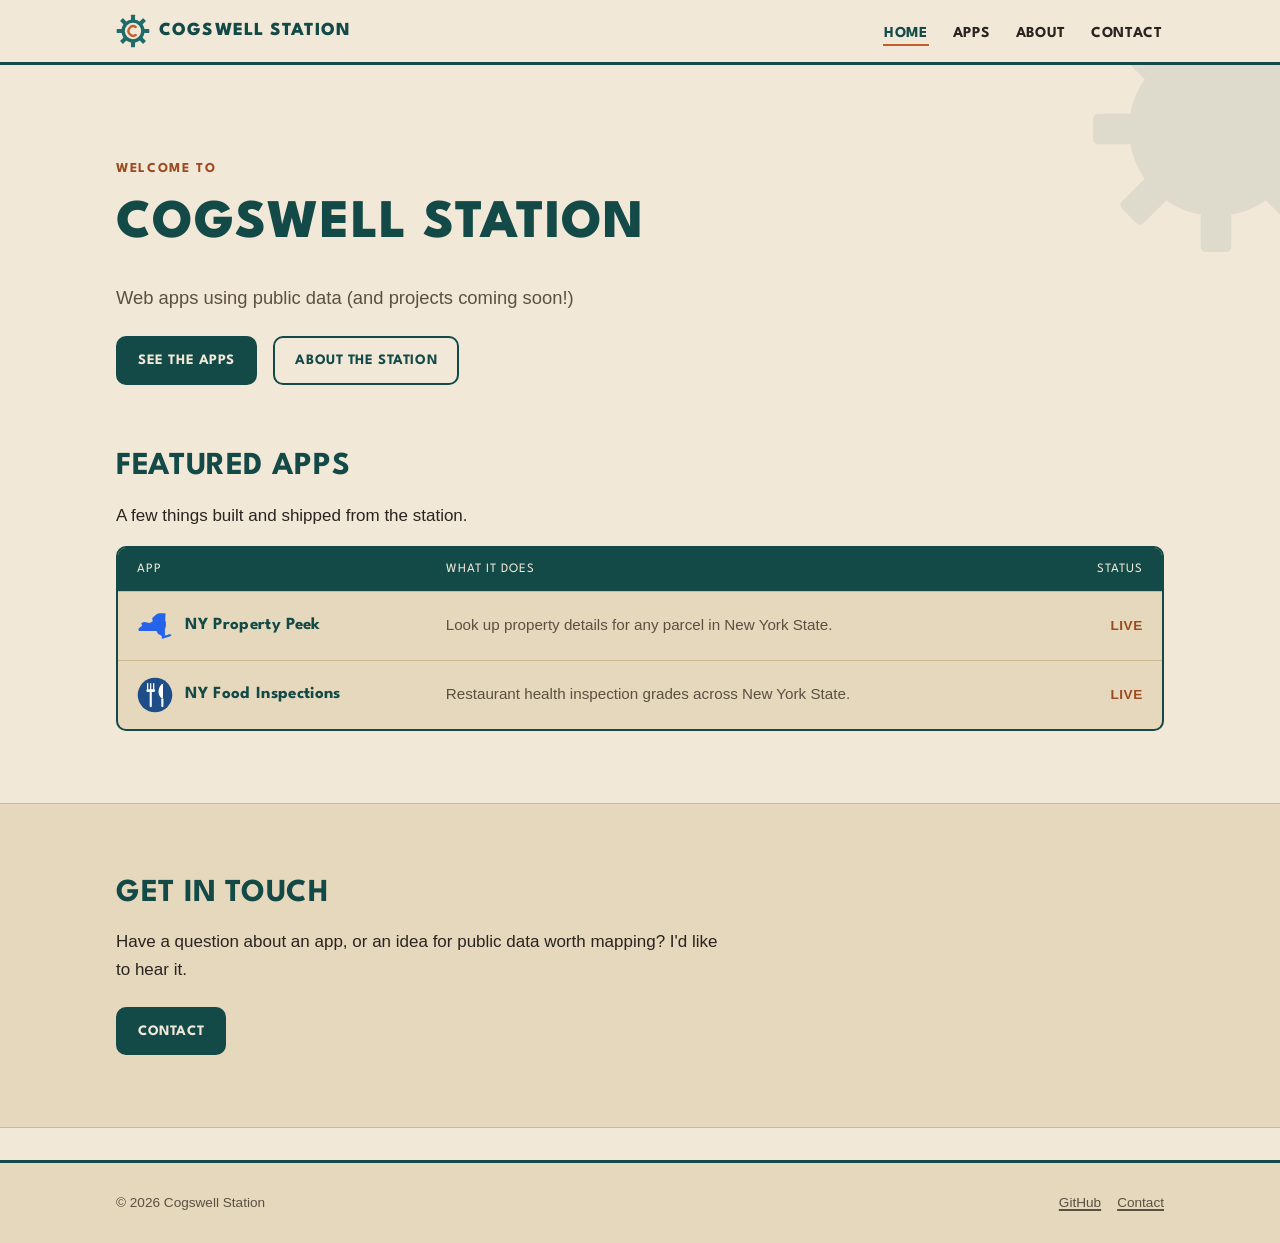
<file: index.html>
<!DOCTYPE html>
<html lang="en">
<head>
  <meta charset="UTF-8">
  <meta name="viewport" content="width=device-width, initial-scale=1.0">
  <title>Cogswell Station</title>
  <meta name="description" content="Web apps using public data, including NY Property Peek and NY Food Inspections.">
  <meta property="og:type" content="website">
  <meta property="og:site_name" content="Cogswell Station">
  <meta property="og:title" content="Cogswell Station">
  <meta property="og:description" content="Web apps using public data, including NY Property Peek and NY Food Inspections.">
  <meta property="og:url" content="https://cogswellstation.github.io/">
  <meta property="og:image" content="https://cogswellstation.github.io/assets/img/og-image.png">
  <meta property="og:image:width" content="1200">
  <meta property="og:image:height" content="630">
  <meta property="og:image:alt" content="Cogswell Station: web apps using public data, featuring NY Property Peek and NY Food Inspections.">
  <meta name="twitter:card" content="summary_large_image">
  <link rel="icon" href="assets/img/favicon.svg" type="image/svg+xml">
  <link rel="preconnect" href="https://fonts.googleapis.com">
  <link rel="preconnect" href="https://fonts.gstatic.com" crossorigin>
  <link href="https://fonts.googleapis.com/css2?family=League+Spartan:wght@500;700;800&display=swap" rel="stylesheet">
  <link rel="stylesheet" href="assets/css/style.css">
</head>
<body>
  <a class="skip-link" href="#main">Skip to content</a>

  <header class="site-header">
    <div class="container site-header__bar">
      <a class="brand" href="index.html">
        <img class="brand__mark" src="assets/img/favicon.svg" alt="" width="34" height="34">
        <span class="brand__name">Cogswell Station</span>
      </a>
      <nav class="site-nav" aria-label="Primary">
        <ul>
          <li><a href="index.html" aria-current="page">Home</a></li>
          <li><a href="apps/index.html">Apps</a></li>
          <li><a href="about.html">About</a></li>
          <li><a href="contact.html">Contact</a></li>
        </ul>
      </nav>
    </div>
  </header>

  <main id="main">
    <section class="hero">
      <svg class="hero__gear" viewBox="0 0 100 100" aria-hidden="true" focusable="false">
        <g fill="currentColor">
          <circle cx="50" cy="50" r="34"/>
          <rect x="44" y="2" width="12" height="16" rx="2"/>
          <rect x="44" y="82" width="12" height="16" rx="2"/>
          <rect x="2" y="44" width="16" height="12" rx="2"/>
          <rect x="82" y="44" width="16" height="12" rx="2"/>
          <rect x="44" y="2" width="12" height="16" rx="2" transform="rotate(45 50 50)"/>
          <rect x="44" y="82" width="12" height="16" rx="2" transform="rotate(45 50 50)"/>
          <rect x="2" y="44" width="16" height="12" rx="2" transform="rotate(45 50 50)"/>
          <rect x="82" y="44" width="16" height="12" rx="2" transform="rotate(45 50 50)"/>
        </g>
      </svg>
      <div class="container hero__inner">
        <span class="hero__eyebrow">Welcome to</span>
        <h1>Cogswell Station</h1>
        <p>Web apps using public data (and projects coming soon!)</p>
        <div class="btn-row">
          <a class="btn btn--primary" href="apps/index.html">See the apps</a>
          <a class="btn" href="about.html">About the station</a>
        </div>
      </div>
    </section>

    <section class="section">
      <div class="container">
        <h2>Featured apps</h2>
        <p>A few things built and shipped from the station.</p>

        <div class="board" role="table" aria-label="Featured apps">
          <div class="board__head" role="row">
            <span role="columnheader">App</span>
            <span role="columnheader">What it does</span>
            <span role="columnheader">Status</span>
          </div>

          <a class="board__row" href="apps/ny-property-peek.html" role="row">
            <span class="board__name" role="cell"><img class="board__icon" src="assets/img/apps/ny-property-peek-icon.svg" width="36" height="36" alt="">NY Property Peek</span>
            <span class="board__desc" role="cell">Look up property details for any parcel in New York State.</span>
            <span class="board__status" role="cell">Live</span>
          </a>
          <a class="board__row" href="apps/ny-food-inspections.html" role="row">
            <span class="board__name" role="cell"><img class="board__icon" src="assets/img/apps/ny-food-inspections-icon.svg" width="36" height="36" alt="">NY Food Inspections</span>
            <span class="board__desc" role="cell">Restaurant health inspection grades across New York State.</span>
            <span class="board__status" role="cell">Live</span>
          </a>
        </div>
      </div>
    </section>

    <section class="section section--alt">
      <div class="container">
        <h2>Get in touch</h2>
        <p>Have a question about an app, or an idea for public data worth mapping? I'd like to hear it.</p>
        <div class="btn-row">
          <a class="btn btn--primary" href="contact.html">Contact</a>
        </div>
      </div>
    </section>
  </main>

  <footer class="site-footer">
    <div class="container site-footer__inner">
      <span>&copy; 2026 Cogswell Station</span>
      <ul class="footer-links">
        <li><a href="https://github.com/CogswellStation">GitHub</a></li>
        <li><a href="contact.html">Contact</a></li>
      </ul>
    </div>
  </footer>
</body>
</html>
</file>
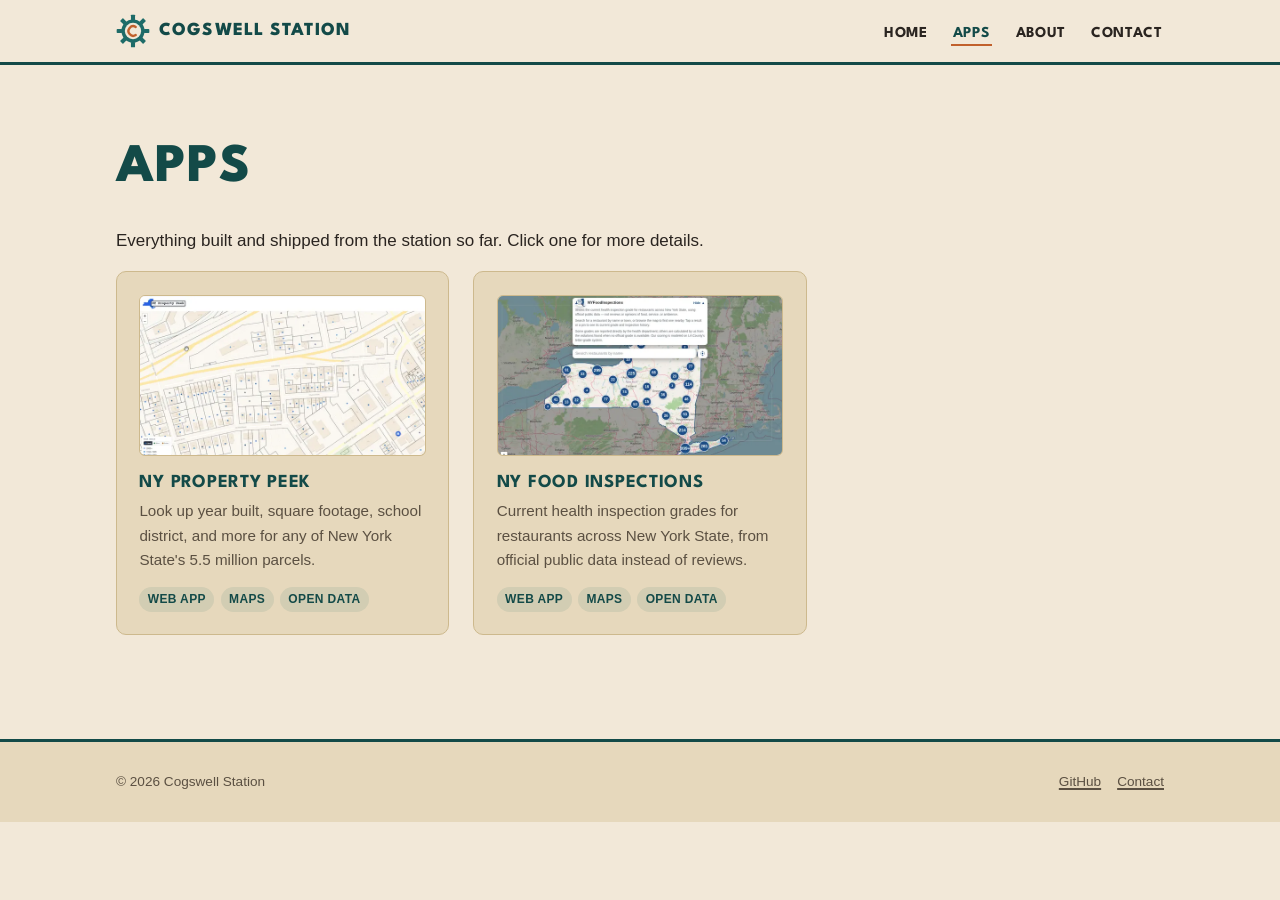
<file: apps/index.html>
<!DOCTYPE html>
<html lang="en">
<head>
  <meta charset="UTF-8">
  <meta name="viewport" content="width=device-width, initial-scale=1.0">
  <title>Apps · Cogswell Station</title>
  <meta name="description" content="Web apps built at Cogswell Station.">
  <meta property="og:type" content="website">
  <meta property="og:site_name" content="Cogswell Station">
  <meta property="og:title" content="Apps · Cogswell Station">
  <meta property="og:description" content="Web apps built at Cogswell Station.">
  <meta property="og:url" content="https://cogswellstation.github.io/apps/">
  <meta property="og:image" content="https://cogswellstation.github.io/assets/img/og-image.png">
  <meta property="og:image:width" content="1200">
  <meta property="og:image:height" content="630">
  <meta property="og:image:alt" content="Cogswell Station: web apps using public data, featuring NY Property Peek and NY Food Inspections.">
  <meta name="twitter:card" content="summary_large_image">
  <link rel="icon" href="../assets/img/favicon.svg" type="image/svg+xml">
  <link rel="preconnect" href="https://fonts.googleapis.com">
  <link rel="preconnect" href="https://fonts.gstatic.com" crossorigin>
  <link href="https://fonts.googleapis.com/css2?family=League+Spartan:wght@500;700;800&display=swap" rel="stylesheet">
  <link rel="stylesheet" href="../assets/css/style.css">
</head>
<body>
  <a class="skip-link" href="#main">Skip to content</a>

  <header class="site-header">
    <div class="container site-header__bar">
      <a class="brand" href="../index.html">
        <img class="brand__mark" src="../assets/img/favicon.svg" alt="" width="34" height="34">
        <span class="brand__name">Cogswell Station</span>
      </a>
      <nav class="site-nav" aria-label="Primary">
        <ul>
          <li><a href="../index.html">Home</a></li>
          <li><a href="index.html" aria-current="page">Apps</a></li>
          <li><a href="../about.html">About</a></li>
          <li><a href="../contact.html">Contact</a></li>
        </ul>
      </nav>
    </div>
  </header>

  <main id="main">
    <section class="section">
      <div class="container">
        <h1>Apps</h1>
        <p>Everything built and shipped from the station so far. Click one for more details.</p>

        <div class="card-grid">
          <a class="card" href="ny-property-peek.html">
            <img class="card__thumb" src="../assets/img/apps/ny-property-peek-thumb.webp" width="640" height="400" loading="lazy" alt="">
            <h3>NY Property Peek</h3>
            <p>Look up year built, square footage, school district, and more for any of New York State's 5.5 million parcels.</p>
            <div class="tag-row">
              <span class="tag">Web app</span>
              <span class="tag">Maps</span>
              <span class="tag">Open data</span>
            </div>
          </a>

          <a class="card" href="ny-food-inspections.html">
            <img class="card__thumb" src="../assets/img/apps/ny-food-inspections-thumb.webp" width="640" height="400" loading="lazy" alt="">
            <h3>NY Food Inspections</h3>
            <p>Current health inspection grades for restaurants across New York State, from official public data instead of reviews.</p>
            <div class="tag-row">
              <span class="tag">Web app</span>
              <span class="tag">Maps</span>
              <span class="tag">Open data</span>
            </div>
          </a>
        </div>
      </div>
    </section>
  </main>

  <footer class="site-footer">
    <div class="container site-footer__inner">
      <span>&copy; 2026 Cogswell Station</span>
      <ul class="footer-links">
        <li><a href="https://github.com/CogswellStation">GitHub</a></li>
        <li><a href="../contact.html">Contact</a></li>
      </ul>
    </div>
  </footer>
</body>
</html>
</file>
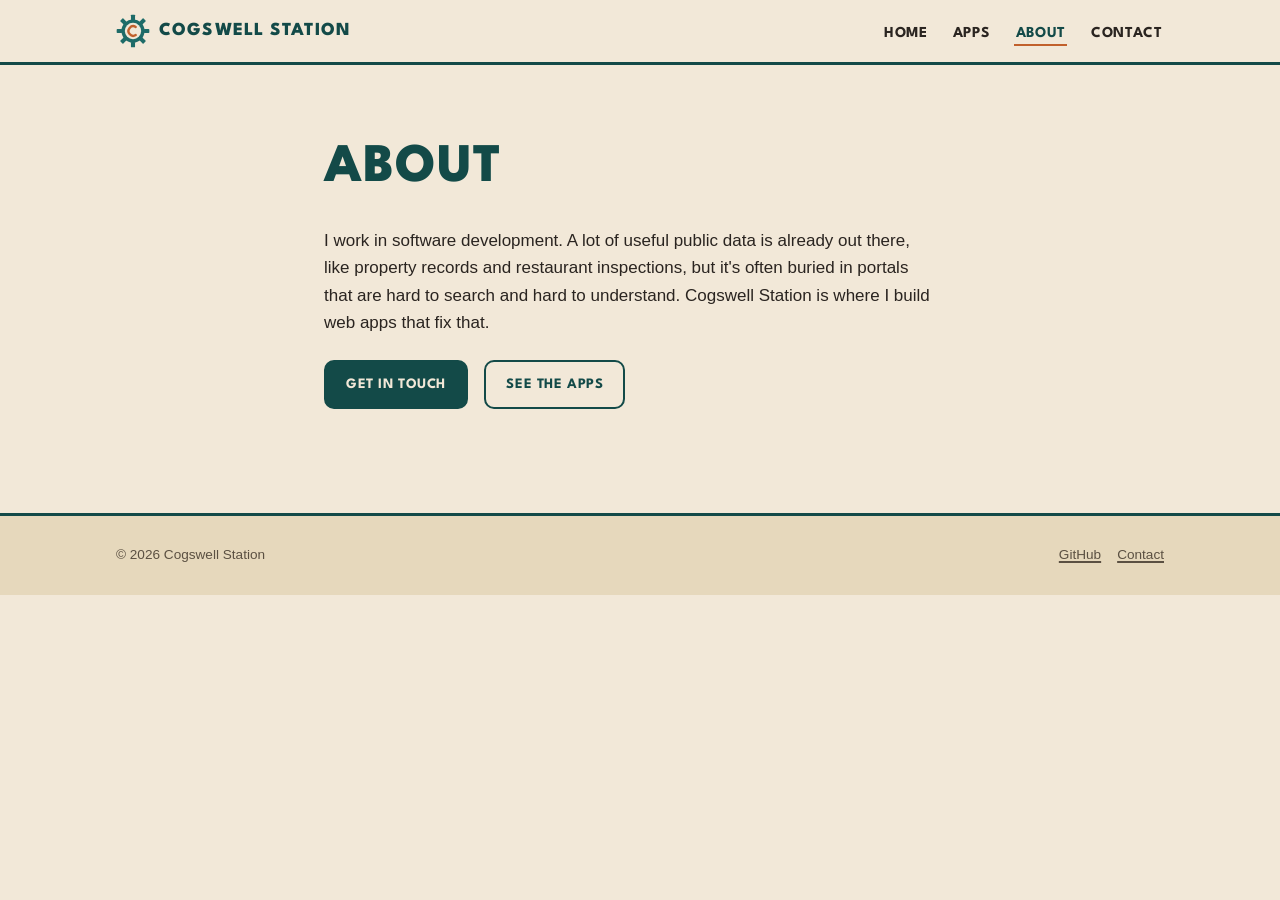
<file: about.html>
<!DOCTYPE html>
<html lang="en">
<head>
  <meta charset="UTF-8">
  <meta name="viewport" content="width=device-width, initial-scale=1.0">
  <title>About · Cogswell Station</title>
  <meta name="description" content="Who's behind Cogswell Station, and why I build web apps on public data.">
  <meta property="og:type" content="website">
  <meta property="og:site_name" content="Cogswell Station">
  <meta property="og:title" content="About · Cogswell Station">
  <meta property="og:description" content="Who's behind Cogswell Station, and why I build web apps on public data.">
  <meta property="og:url" content="https://cogswellstation.github.io/about.html">
  <meta property="og:image" content="https://cogswellstation.github.io/assets/img/og-image.png">
  <meta property="og:image:width" content="1200">
  <meta property="og:image:height" content="630">
  <meta property="og:image:alt" content="Cogswell Station: web apps using public data, featuring NY Property Peek and NY Food Inspections.">
  <meta name="twitter:card" content="summary_large_image">
  <link rel="icon" href="assets/img/favicon.svg" type="image/svg+xml">
  <link rel="preconnect" href="https://fonts.googleapis.com">
  <link rel="preconnect" href="https://fonts.gstatic.com" crossorigin>
  <link href="https://fonts.googleapis.com/css2?family=League+Spartan:wght@500;700;800&display=swap" rel="stylesheet">
  <link rel="stylesheet" href="assets/css/style.css">
</head>
<body>
  <a class="skip-link" href="#main">Skip to content</a>

  <header class="site-header">
    <div class="container site-header__bar">
      <a class="brand" href="index.html">
        <img class="brand__mark" src="assets/img/favicon.svg" alt="" width="34" height="34">
        <span class="brand__name">Cogswell Station</span>
      </a>
      <nav class="site-nav" aria-label="Primary">
        <ul>
          <li><a href="index.html">Home</a></li>
          <li><a href="apps/index.html">Apps</a></li>
          <li><a href="about.html" aria-current="page">About</a></li>
          <li><a href="contact.html">Contact</a></li>
        </ul>
      </nav>
    </div>
  </header>

  <main id="main">
    <section class="section">
      <div class="container" style="max-width: 42rem;">
        <h1>About</h1>
        <p>I work in software development. A lot of useful public data is already out there, like property records and restaurant inspections, but it's often buried in portals that are hard to search and hard to understand. Cogswell Station is where I build web apps that fix that.</p>
        <div class="btn-row">
          <a class="btn btn--primary" href="contact.html">Get in touch</a>
          <a class="btn" href="apps/index.html">See the apps</a>
        </div>
      </div>
    </section>
  </main>

  <footer class="site-footer">
    <div class="container site-footer__inner">
      <span>&copy; 2026 Cogswell Station</span>
      <ul class="footer-links">
        <li><a href="https://github.com/CogswellStation">GitHub</a></li>
        <li><a href="contact.html">Contact</a></li>
      </ul>
    </div>
  </footer>
</body>
</html>
</file>
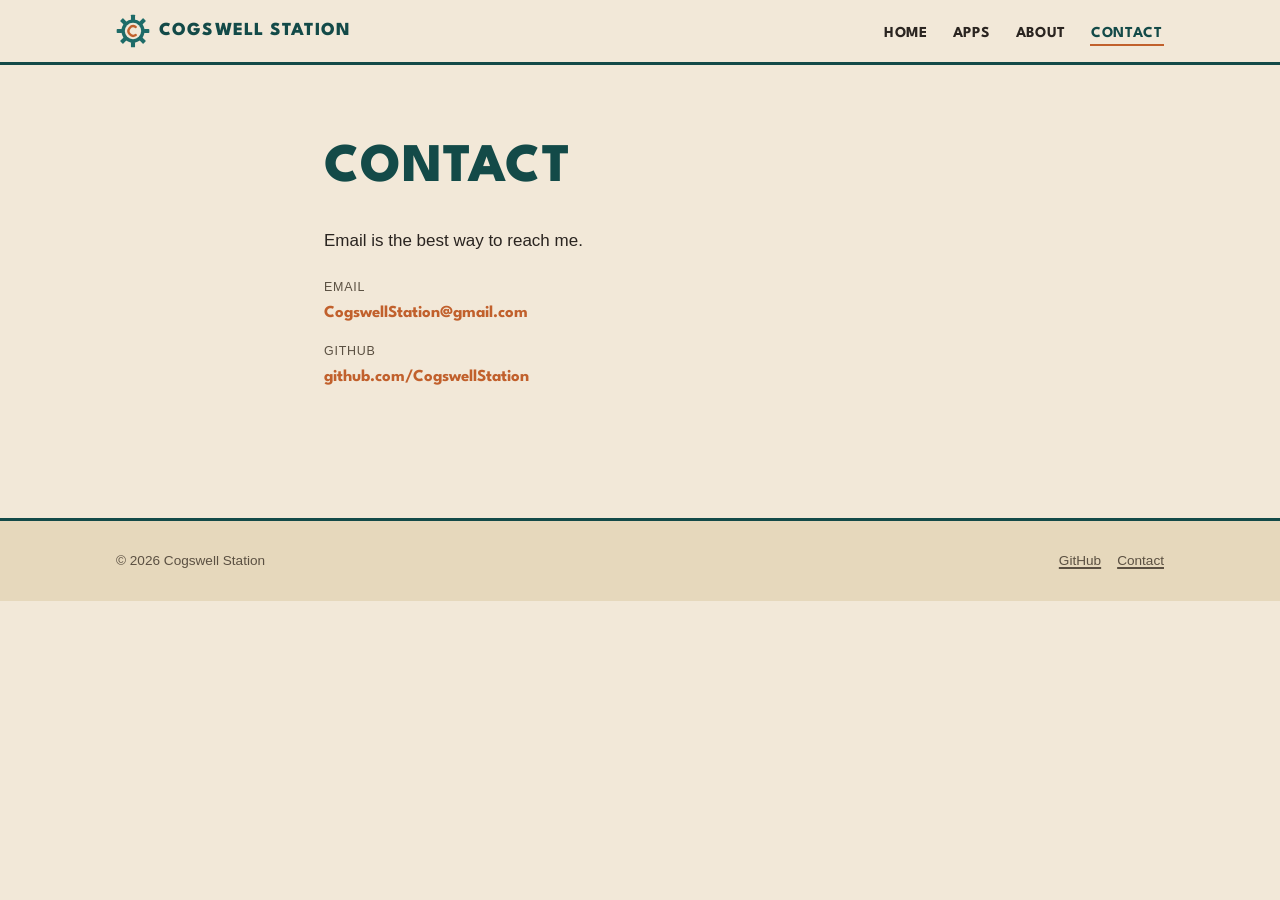
<file: contact.html>
<!DOCTYPE html>
<html lang="en">
<head>
  <meta charset="UTF-8">
  <meta name="viewport" content="width=device-width, initial-scale=1.0">
  <title>Contact · Cogswell Station</title>
  <meta name="description" content="Get in touch with Cogswell Station.">
  <meta property="og:type" content="website">
  <meta property="og:site_name" content="Cogswell Station">
  <meta property="og:title" content="Contact · Cogswell Station">
  <meta property="og:description" content="Get in touch with Cogswell Station.">
  <meta property="og:url" content="https://cogswellstation.github.io/contact.html">
  <meta property="og:image" content="https://cogswellstation.github.io/assets/img/og-image.png">
  <meta property="og:image:width" content="1200">
  <meta property="og:image:height" content="630">
  <meta property="og:image:alt" content="Cogswell Station: web apps using public data, featuring NY Property Peek and NY Food Inspections.">
  <meta name="twitter:card" content="summary_large_image">
  <link rel="icon" href="assets/img/favicon.svg" type="image/svg+xml">
  <link rel="preconnect" href="https://fonts.googleapis.com">
  <link rel="preconnect" href="https://fonts.gstatic.com" crossorigin>
  <link href="https://fonts.googleapis.com/css2?family=League+Spartan:wght@500;700;800&display=swap" rel="stylesheet">
  <link rel="stylesheet" href="assets/css/style.css">
</head>
<body>
  <a class="skip-link" href="#main">Skip to content</a>

  <header class="site-header">
    <div class="container site-header__bar">
      <a class="brand" href="index.html">
        <img class="brand__mark" src="assets/img/favicon.svg" alt="" width="34" height="34">
        <span class="brand__name">Cogswell Station</span>
      </a>
      <nav class="site-nav" aria-label="Primary">
        <ul>
          <li><a href="index.html">Home</a></li>
          <li><a href="apps/index.html">Apps</a></li>
          <li><a href="about.html">About</a></li>
          <li><a href="contact.html" aria-current="page">Contact</a></li>
        </ul>
      </nav>
    </div>
  </header>

  <main id="main">
    <section class="section">
      <div class="container" style="max-width: 42rem;">
        <h1>Contact</h1>
        <p>Email is the best way to reach me.</p>

        <ul class="contact-list">
          <li>
            <span class="label">Email</span>
            <a href="mailto:CogswellStation@gmail.com">CogswellStation@gmail.com</a>
          </li>
          <li>
            <span class="label">GitHub</span>
            <a href="https://github.com/CogswellStation">github.com/CogswellStation</a>
          </li>
        </ul>
      </div>
    </section>
  </main>

  <footer class="site-footer">
    <div class="container site-footer__inner">
      <span>&copy; 2026 Cogswell Station</span>
      <ul class="footer-links">
        <li><a href="https://github.com/CogswellStation">GitHub</a></li>
        <li><a href="contact.html">Contact</a></li>
      </ul>
    </div>
  </footer>
</body>
</html>
</file>
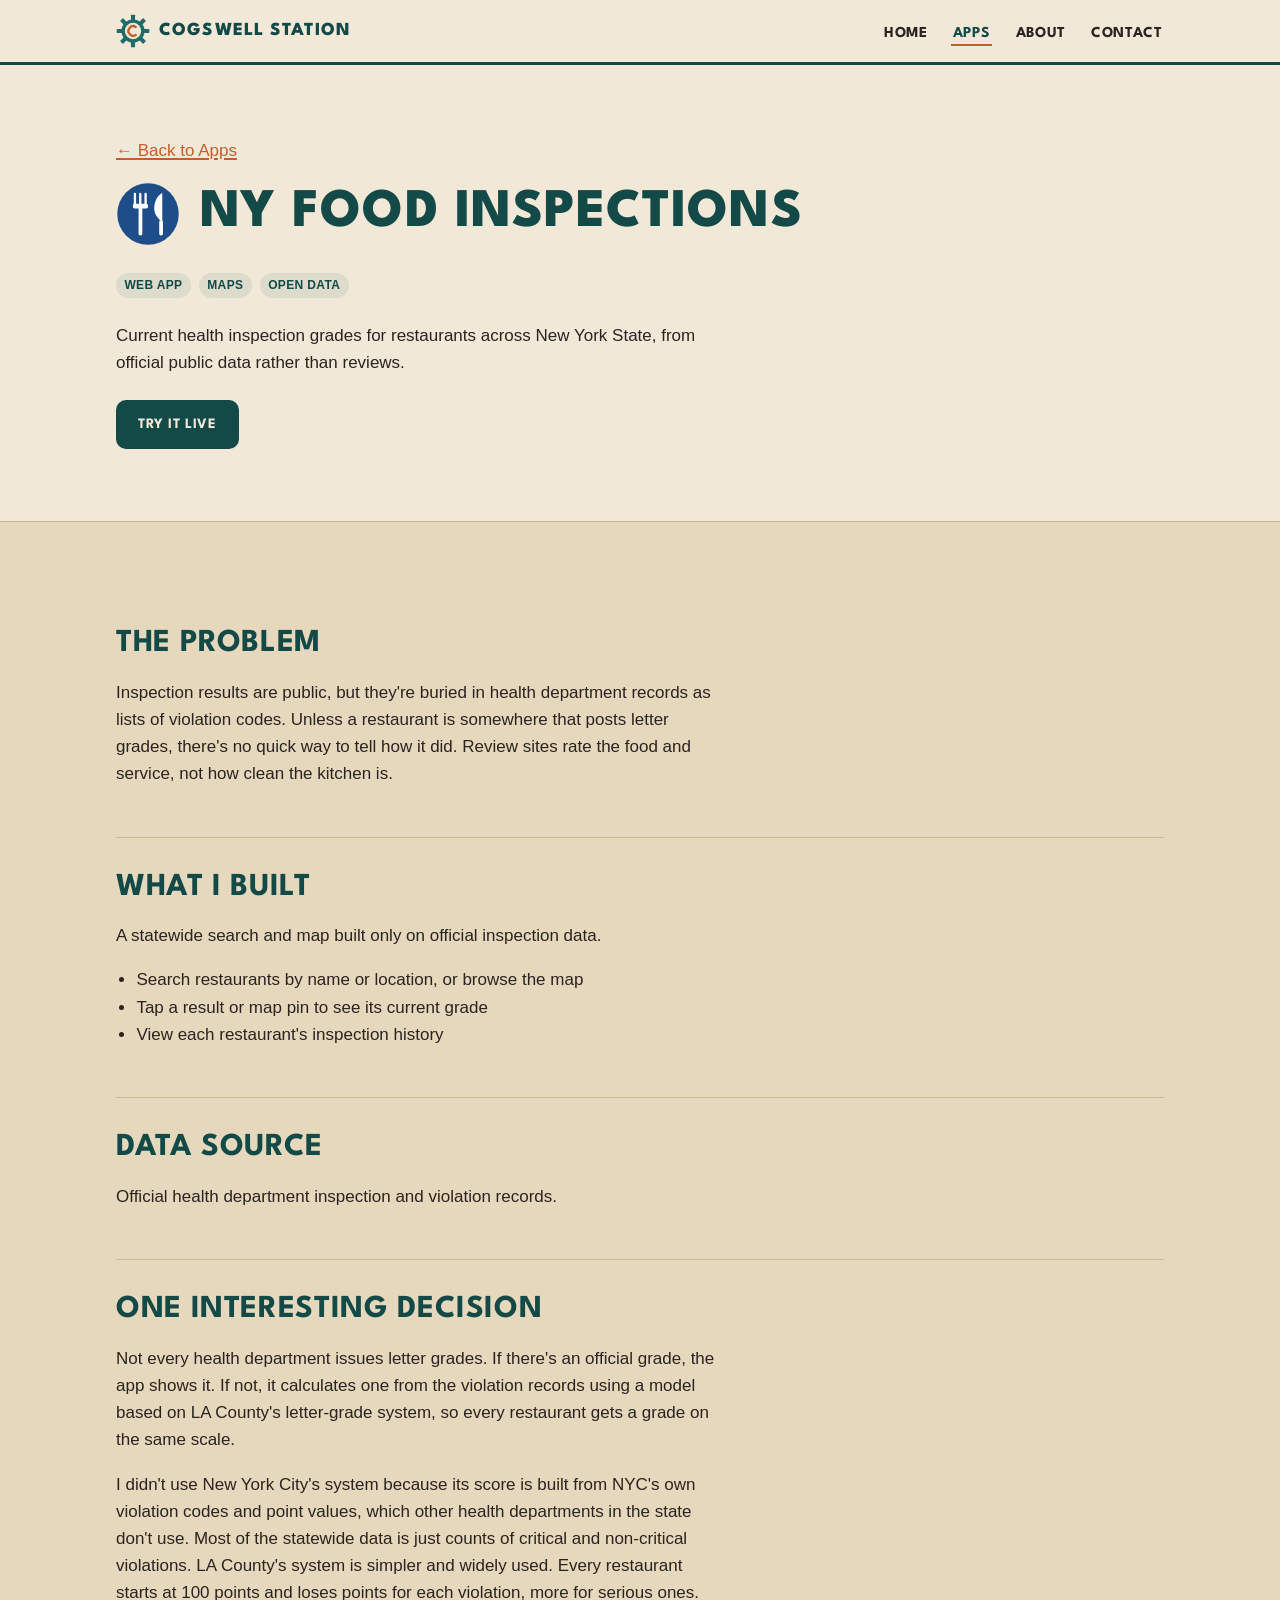
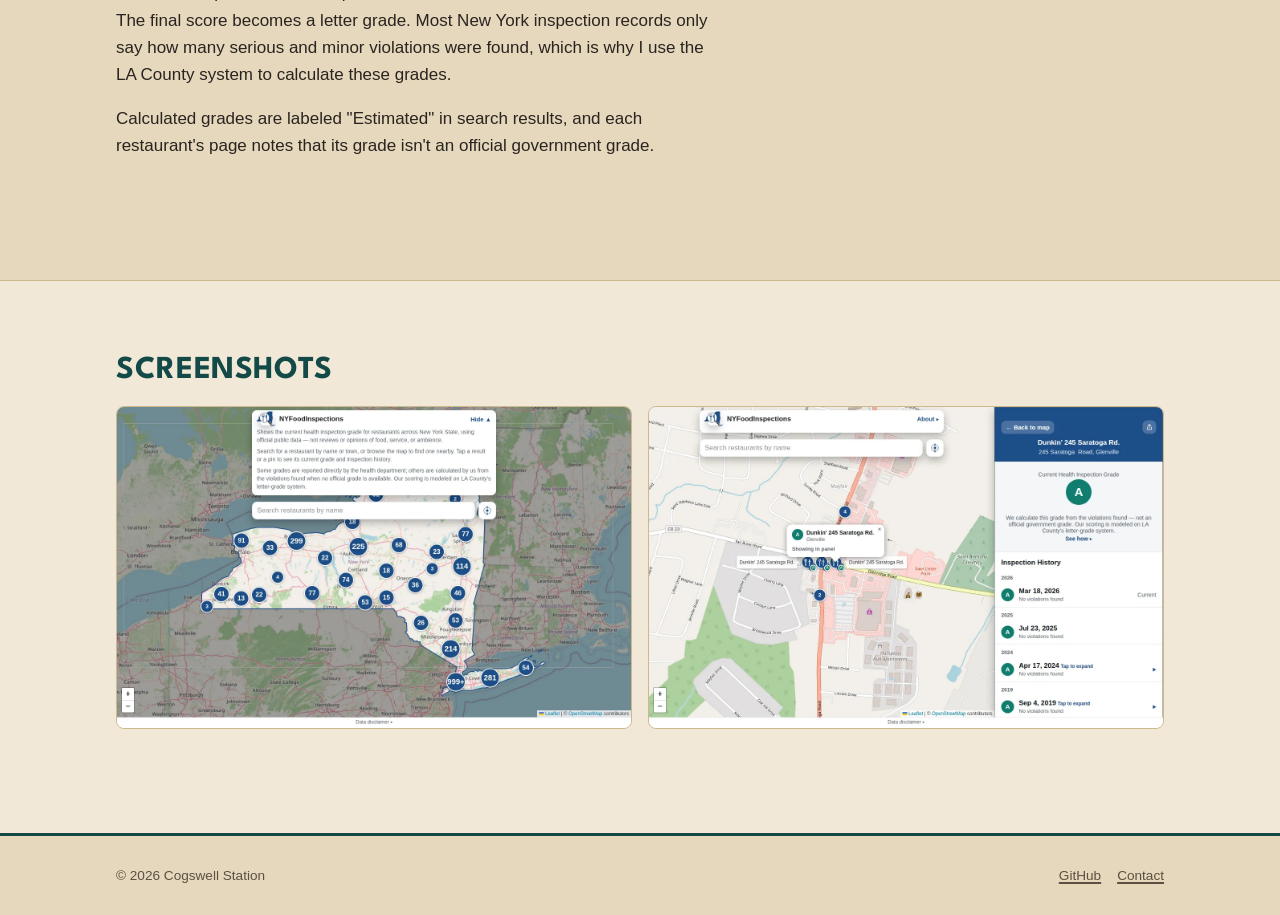
<file: apps/ny-food-inspections.html>
<!DOCTYPE html>
<html lang="en">
<head>
  <meta charset="UTF-8">
  <meta name="viewport" content="width=device-width, initial-scale=1.0">
  <title>NY Food Inspections · Cogswell Station</title>
  <meta name="description" content="NY Food Inspections: current health inspection grades for restaurants across New York State.">
  <meta property="og:type" content="website">
  <meta property="og:site_name" content="Cogswell Station">
  <meta property="og:title" content="NY Food Inspections · Cogswell Station">
  <meta property="og:description" content="NY Food Inspections: current health inspection grades for restaurants across New York State.">
  <meta property="og:url" content="https://cogswellstation.github.io/apps/ny-food-inspections.html">
  <meta property="og:image" content="https://cogswellstation.github.io/assets/img/og-image.png">
  <meta property="og:image:width" content="1200">
  <meta property="og:image:height" content="630">
  <meta property="og:image:alt" content="Cogswell Station: web apps using public data, featuring NY Property Peek and NY Food Inspections.">
  <meta name="twitter:card" content="summary_large_image">
  <link rel="icon" href="../assets/img/favicon.svg" type="image/svg+xml">
  <link rel="preconnect" href="https://fonts.googleapis.com">
  <link rel="preconnect" href="https://fonts.gstatic.com" crossorigin>
  <link href="https://fonts.googleapis.com/css2?family=League+Spartan:wght@500;700;800&display=swap" rel="stylesheet">
  <link rel="stylesheet" href="../assets/css/style.css">
</head>
<body>
  <a class="skip-link" href="#main">Skip to content</a>

  <header class="site-header">
    <div class="container site-header__bar">
      <a class="brand" href="../index.html">
        <img class="brand__mark" src="../assets/img/favicon.svg" alt="" width="34" height="34">
        <span class="brand__name">Cogswell Station</span>
      </a>
      <nav class="site-nav" aria-label="Primary">
        <ul>
          <li><a href="../index.html">Home</a></li>
          <li><a href="index.html" aria-current="page">Apps</a></li>
          <li><a href="../about.html">About</a></li>
          <li><a href="../contact.html">Contact</a></li>
        </ul>
      </nav>
    </div>
  </header>

  <main id="main">
    <section class="section">
      <div class="container">
        <p><a href="index.html">&larr; Back to Apps</a></p>
        <h1 class="project-title"><img class="project-title__icon" src="../assets/img/apps/ny-food-inspections-icon.svg" width="64" height="64" alt="">NY Food Inspections</h1>
        <div class="project-meta">
          <span class="tag">Web app</span>
          <span class="tag">Maps</span>
          <span class="tag">Open data</span>
        </div>
        <p>Current health inspection grades for restaurants across New York State, from official public data rather than reviews.</p>
        <div class="btn-row">
          <a class="btn btn--primary" href="https://nyfoodinspections.com/" target="_blank" rel="noopener">Try it live<span class="visually-hidden"> (opens in a new tab)</span></a>
        </div>
      </div>
    </section>

    <section class="section section--alt">
      <div class="container">
        <div class="project-section">
          <h2>The problem</h2>
          <p>Inspection results are public, but they're buried in health department records as lists of violation codes. Unless a restaurant is somewhere that posts letter grades, there's no quick way to tell how it did. Review sites rate the food and service, not how clean the kitchen is.</p>
        </div>

        <div class="project-section">
          <h2>What I built</h2>
          <p>A statewide search and map built only on official inspection data.</p>
          <ul>
            <li>Search restaurants by name or location, or browse the map</li>
            <li>Tap a result or map pin to see its current grade</li>
            <li>View each restaurant's inspection history</li>
          </ul>
        </div>

        <div class="project-section">
          <h2>Data source</h2>
          <p>Official health department inspection and violation records.</p>
        </div>

        <div class="project-section">
          <h2>One interesting decision</h2>
          <p>Not every health department issues letter grades. If there's an official grade, the app shows it. If not, it calculates one from the violation records using a model based on LA County's letter-grade system, so every restaurant gets a grade on the same scale.</p>
          <p>I didn't use New York City's system because its score is built from NYC's own violation codes and point values, which other health departments in the state don't use. Most of the statewide data is just counts of critical and non-critical violations. LA County's system is simpler and widely used. Every restaurant starts at 100 points and loses points for each violation, more for serious ones. The final score becomes a letter grade. Most New York inspection records only say how many serious and minor violations were found, which is why I use the LA County system to calculate these grades.</p>
          <p>Calculated grades are labeled "Estimated" in search results, and each restaurant's page notes that its grade isn't an official government grade.</p>
        </div>
      </div>
    </section>

    <section class="section">
      <div class="container">
        <h2>Screenshots</h2>
        <div class="screenshot-grid">
          <a href="../assets/img/apps/ny-food-inspections-map.webp">
            <img src="../assets/img/apps/ny-food-inspections-map.webp" width="1280" height="800" loading="lazy" alt="Statewide map of New York with restaurant counts clustered by area, under a search box and a short explanation of where the grades come from.">
          </a>
          <a href="../assets/img/apps/ny-food-inspections-grade.webp">
            <img src="../assets/img/apps/ny-food-inspections-grade.webp" width="1280" height="800" loading="lazy" alt="A restaurant selected on a street map, with a side panel showing its current A grade, a note that the grade is calculated rather than official, and its inspection history by year.">
          </a>
        </div>
      </div>
    </section>
  </main>

  <footer class="site-footer">
    <div class="container site-footer__inner">
      <span>&copy; 2026 Cogswell Station</span>
      <ul class="footer-links">
        <li><a href="https://github.com/CogswellStation">GitHub</a></li>
        <li><a href="../contact.html">Contact</a></li>
      </ul>
    </div>
  </footer>
</body>
</html>
</file>
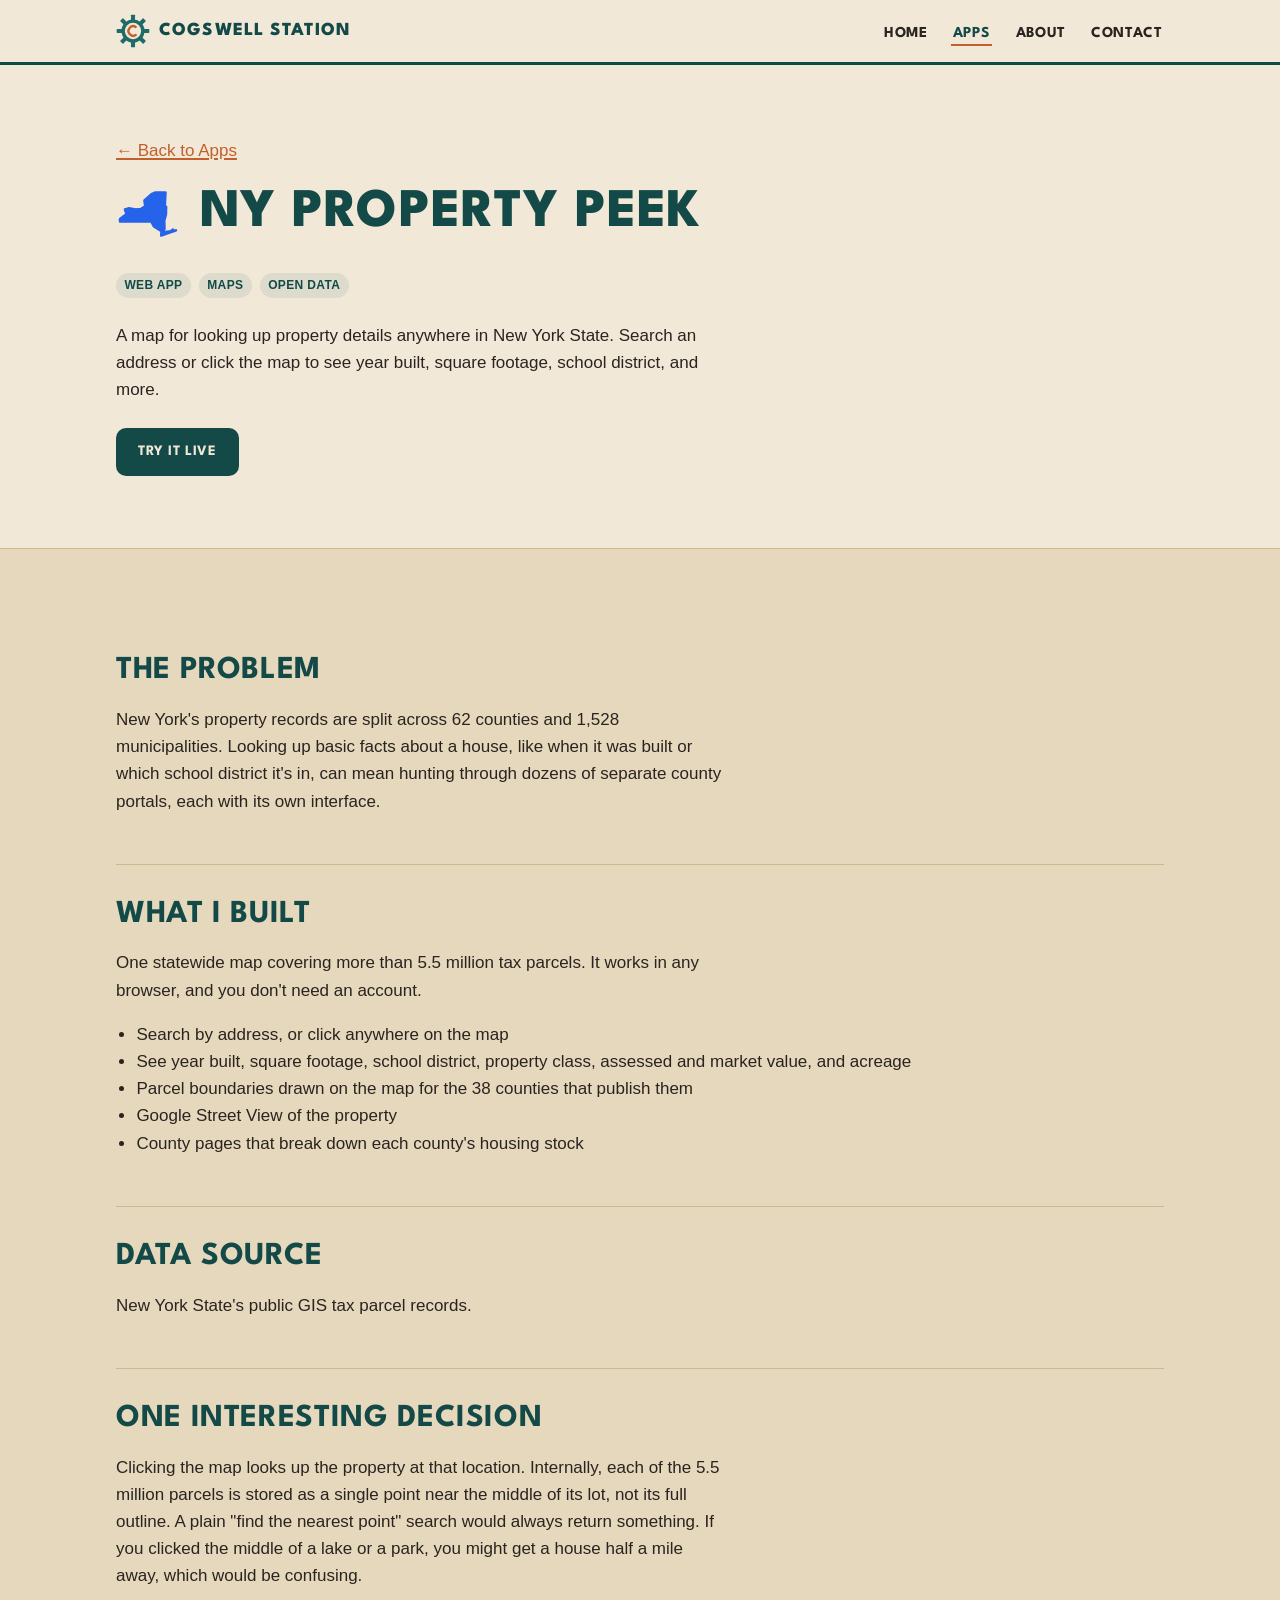
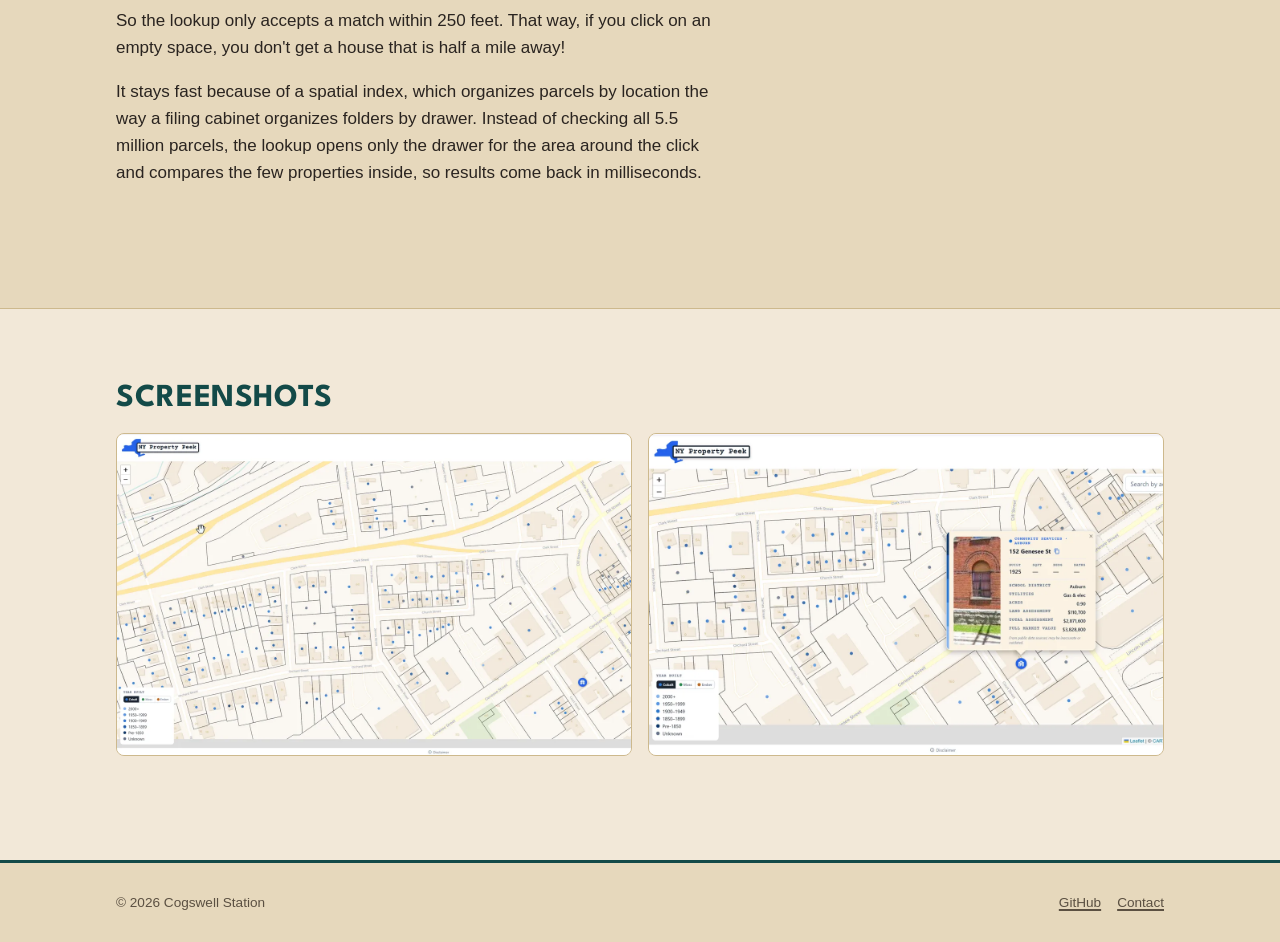
<file: apps/ny-property-peek.html>
<!DOCTYPE html>
<html lang="en">
<head>
  <meta charset="UTF-8">
  <meta name="viewport" content="width=device-width, initial-scale=1.0">
  <title>NY Property Peek · Cogswell Station</title>
  <meta name="description" content="NY Property Peek: a map for looking up property details anywhere in New York State.">
  <meta property="og:type" content="website">
  <meta property="og:site_name" content="Cogswell Station">
  <meta property="og:title" content="NY Property Peek · Cogswell Station">
  <meta property="og:description" content="NY Property Peek: a map for looking up property details anywhere in New York State.">
  <meta property="og:url" content="https://cogswellstation.github.io/apps/ny-property-peek.html">
  <meta property="og:image" content="https://cogswellstation.github.io/assets/img/og-image.png">
  <meta property="og:image:width" content="1200">
  <meta property="og:image:height" content="630">
  <meta property="og:image:alt" content="Cogswell Station: web apps using public data, featuring NY Property Peek and NY Food Inspections.">
  <meta name="twitter:card" content="summary_large_image">
  <link rel="icon" href="../assets/img/favicon.svg" type="image/svg+xml">
  <link rel="preconnect" href="https://fonts.googleapis.com">
  <link rel="preconnect" href="https://fonts.gstatic.com" crossorigin>
  <link href="https://fonts.googleapis.com/css2?family=League+Spartan:wght@500;700;800&display=swap" rel="stylesheet">
  <link rel="stylesheet" href="../assets/css/style.css">
</head>
<body>
  <a class="skip-link" href="#main">Skip to content</a>

  <header class="site-header">
    <div class="container site-header__bar">
      <a class="brand" href="../index.html">
        <img class="brand__mark" src="../assets/img/favicon.svg" alt="" width="34" height="34">
        <span class="brand__name">Cogswell Station</span>
      </a>
      <nav class="site-nav" aria-label="Primary">
        <ul>
          <li><a href="../index.html">Home</a></li>
          <li><a href="index.html" aria-current="page">Apps</a></li>
          <li><a href="../about.html">About</a></li>
          <li><a href="../contact.html">Contact</a></li>
        </ul>
      </nav>
    </div>
  </header>

  <main id="main">
    <section class="section">
      <div class="container">
        <p><a href="index.html">&larr; Back to Apps</a></p>
        <h1 class="project-title"><img class="project-title__icon" src="../assets/img/apps/ny-property-peek-icon.svg" width="64" height="64" alt="">NY Property Peek</h1>
        <div class="project-meta">
          <span class="tag">Web app</span>
          <span class="tag">Maps</span>
          <span class="tag">Open data</span>
        </div>
        <p>A map for looking up property details anywhere in New York State. Search an address or click the map to see year built, square footage, school district, and more.</p>
        <div class="btn-row">
          <a class="btn btn--primary" href="https://nypropertypeek.com/" target="_blank" rel="noopener">Try it live<span class="visually-hidden"> (opens in a new tab)</span></a>
        </div>
      </div>
    </section>

    <section class="section section--alt">
      <div class="container">
        <div class="project-section">
          <h2>The problem</h2>
          <p>New York's property records are split across 62 counties and 1,528 municipalities. Looking up basic facts about a house, like when it was built or which school district it's in, can mean hunting through dozens of separate county portals, each with its own interface.</p>
        </div>

        <div class="project-section">
          <h2>What I built</h2>
          <p>One statewide map covering more than 5.5 million tax parcels. It works in any browser, and you don't need an account.</p>
          <ul>
            <li>Search by address, or click anywhere on the map</li>
            <li>See year built, square footage, school district, property class, assessed and market value, and acreage</li>
            <li>Parcel boundaries drawn on the map for the 38 counties that publish them</li>
            <li>Google Street View of the property</li>
            <li>County pages that break down each county's housing stock</li>
          </ul>
        </div>

        <div class="project-section">
          <h2>Data source</h2>
          <p>New York State's public GIS tax parcel records.</p>
        </div>

        <div class="project-section">
          <h2>One interesting decision</h2>
          <p>Clicking the map looks up the property at that location. Internally, each of the 5.5 million parcels is stored as a single point near the middle of its lot, not its full outline. A plain "find the nearest point" search would always return something. If you clicked the middle of a lake or a park, you might get a house half a mile away, which would be confusing.</p>
          <p>So the lookup only accepts a match within 250 feet. That way, if you click on an empty space, you don't get a house that is half a mile away!</p>
          <p>It stays fast because of a spatial index, which organizes parcels by location the way a filing cabinet organizes folders by drawer. Instead of checking all 5.5 million parcels, the lookup opens only the drawer for the area around the click and compares the few properties inside, so results come back in milliseconds.</p>
        </div>
      </div>
    </section>

    <section class="section">
      <div class="container">
        <h2>Screenshots</h2>
        <div class="screenshot-grid">
          <a href="../assets/img/apps/ny-property-peek-map.webp">
            <img src="../assets/img/apps/ny-property-peek-map.webp" width="1280" height="800" loading="lazy" alt="Street-level map of a town center with property lot outlines, each lot marked by a dot colored by the year it was built, and a year-built legend in the corner.">
          </a>
          <a href="../assets/img/apps/ny-property-peek-details.webp">
            <img src="../assets/img/apps/ny-property-peek-details.webp" width="1280" height="800" loading="lazy" alt="A selected property on the map with a details panel showing a photo of the building, the year it was built, its school district, acreage, and assessed and market values.">
          </a>
        </div>
      </div>
    </section>
  </main>

  <footer class="site-footer">
    <div class="container site-footer__inner">
      <span>&copy; 2026 Cogswell Station</span>
      <ul class="footer-links">
        <li><a href="https://github.com/CogswellStation">GitHub</a></li>
        <li><a href="../contact.html">Contact</a></li>
      </ul>
    </div>
  </footer>
</body>
</html>
</file>
<file: assets/css/style.css>
/* ==========================================================================
   Cogswell Station — shared stylesheet
   Retro-futuristic "depot/station" look: warm cream, deep teal, rust accent.
   No build step — plain CSS, variables only, no preprocessor.
   ========================================================================== */

:root {
  /* Palette */
  --cream:       #F2E8D8; /* page background */
  --cream-deep:  #E6D8BC; /* card / panel background */
  --cream-line:  #CDB98D; /* hairlines, borders */
  --ink:         #2A2420; /* primary text */
  --ink-soft:    #5B5042; /* secondary text */
  --teal:        #1E6B68; /* primary brand color */
  --teal-dark:   #134A48; /* headings on cream, hover states */
  --rust:        #C1602C; /* accent — links, highlights, the one "warm" pop */
  --rust-dark:   #9C4A20;
  --focus-ring:  #1E6B68;

  /* Type */
  --font-display: "League Spartan", "Arial Narrow", Arial, sans-serif;
  --font-body: -apple-system, BlinkMacSystemFont, "Segoe UI", Roboto,
    Helvetica, Arial, sans-serif;

  /* Layout */
  --content-width: 68rem;
  --radius: 10px;
}

/* ---- Reset ------------------------------------------------------------- */

*, *::before, *::after { box-sizing: border-box; }

html {
  -webkit-text-size-adjust: 100%;
}

body {
  margin: 0;
  background: var(--cream);
  color: var(--ink);
  font-family: var(--font-body);
  font-size: 1.0625rem;
  line-height: 1.6;
}

img { max-width: 100%; display: block; }

a {
  color: var(--rust);
  text-decoration-thickness: 1.5px;
  text-underline-offset: 2px;
}
a:hover { color: var(--rust-dark); }

:focus-visible {
  outline: 3px solid var(--focus-ring);
  outline-offset: 2px;
  border-radius: 4px;
}

h1, h2, h3 {
  font-family: var(--font-display);
  color: var(--teal-dark);
  text-transform: uppercase;
  letter-spacing: 0.02em;
  text-wrap: balance;
  line-height: 1.15;
  margin: 0 0 0.5em;
}

h1 { font-size: clamp(2.1rem, 5vw, 3.4rem); font-weight: 800; }
h2 { font-size: clamp(1.5rem, 3vw, 2rem); font-weight: 700; }
h3 { font-size: 1.15rem; font-weight: 700; letter-spacing: 0.04em; }

p { margin: 0 0 1em; max-width: 38rem; }

ul { padding-left: 1.2em; }

.placeholder {
  background: #FBF1DD;
  border: 1px dashed var(--rust);
  color: var(--rust-dark);
  font-size: 0.85em;
  padding: 0.1em 0.5em;
  border-radius: 4px;
}

/* ---- Layout helpers ----------------------------------------------------- */

.container {
  width: 100%;
  max-width: var(--content-width);
  margin-inline: auto;
  padding-inline: 1.25rem;
}

.section {
  padding-block: clamp(2.5rem, 6vw, 4.5rem);
}

.section--alt {
  background: var(--cream-deep);
  border-top: 1px solid var(--cream-line);
  border-bottom: 1px solid var(--cream-line);
}

.visually-hidden {
  position: absolute;
  width: 1px; height: 1px;
  overflow: hidden;
  clip: rect(0 0 0 0);
  white-space: nowrap;
}

/* ---- Skip link ----------------------------------------------------------*/

.skip-link {
  position: absolute;
  left: -999px;
  top: 0;
  background: var(--teal-dark);
  color: var(--cream);
  padding: 0.6em 1em;
  z-index: 100;
}
.skip-link:focus {
  left: 0.5rem;
  top: 0.5rem;
}

/* ---- Site header / nav --------------------------------------------------*/

.site-header {
  border-bottom: 3px solid var(--teal-dark);
  background: var(--cream);
}

.site-header__bar {
  display: flex;
  align-items: center;
  justify-content: space-between;
  gap: 1rem;
  padding-block: 0.9rem;
  flex-wrap: wrap;
}

.brand {
  display: flex;
  align-items: center;
  gap: 0.6rem;
  text-decoration: none;
  color: var(--teal-dark);
}

.brand__mark {
  width: 2.1rem;
  height: 2.1rem;
  flex-shrink: 0;
}

.brand__name {
  font-family: var(--font-display);
  font-weight: 800;
  font-size: 1.15rem;
  letter-spacing: 0.06em;
  text-transform: uppercase;
  color: var(--teal-dark);
}

.site-nav ul {
  display: flex;
  gap: 1.4rem;
  list-style: none;
  padding: 0;
  margin: 0;
  flex-wrap: wrap;
}

.site-nav a {
  font-family: var(--font-display);
  font-weight: 700;
  font-size: 0.95rem;
  letter-spacing: 0.04em;
  text-transform: uppercase;
  color: var(--ink);
  text-decoration: none;
  padding: 0.3em 0.1em;
  border-bottom: 2px solid transparent;
}

.site-nav a:hover,
.site-nav a[aria-current="page"] {
  color: var(--teal-dark);
  border-bottom-color: var(--rust);
}

/* ---- Hero ---------------------------------------------------------------*/

.hero {
  position: relative;
  overflow: hidden;
  padding-block: clamp(3rem, 8vw, 5.5rem) clamp(1.5rem, 3vw, 2rem);
}

.hero + .section {
  padding-top: clamp(1.5rem, 3vw, 2rem);
}

.hero__gear {
  position: absolute;
  top: -4rem;
  right: -4rem;
  width: 16rem;
  height: 16rem;
  opacity: 0.08;
  color: var(--teal-dark);
  pointer-events: none;
}

.hero__inner {
  position: relative;
}

.hero__inner > * {
  max-width: 40rem;
}

.hero__eyebrow {
  display: inline-block;
  font-family: var(--font-display);
  font-weight: 700;
  font-size: 0.85rem;
  letter-spacing: 0.12em;
  text-transform: uppercase;
  color: var(--rust-dark);
  margin-bottom: 0.8rem;
}

.hero p {
  font-size: 1.15rem;
  color: var(--ink-soft);
}

/* ---- Buttons --------------------------------------------------------------*/

.btn {
  display: inline-flex;
  align-items: center;
  gap: 0.5em;
  font-family: var(--font-display);
  font-weight: 700;
  text-transform: uppercase;
  letter-spacing: 0.04em;
  font-size: 0.9rem;
  text-decoration: none;
  padding: 0.75em 1.4em;
  border-radius: var(--radius);
  border: 2px solid var(--teal-dark);
  color: var(--teal-dark);
  background: transparent;
}

.btn:hover {
  background: var(--teal-dark);
  color: var(--cream);
}

.btn--primary {
  background: var(--teal-dark);
  color: var(--cream);
  border-color: var(--teal-dark);
}

.btn--primary:hover {
  background: var(--teal);
  border-color: var(--teal);
}

.btn-row {
  display: flex;
  gap: 1rem;
  flex-wrap: wrap;
  margin-top: 1.5rem;
}

/* ---- Departures board (home page featured apps) -------------------------*/

.board {
  border: 2px solid var(--teal-dark);
  border-radius: var(--radius);
  overflow: hidden;
  background: var(--cream-deep);
}

.board__head {
  display: grid;
  grid-template-columns: 1fr 2fr 6rem;
  gap: 1rem;
  padding: 0.7rem 1.2rem;
  background: var(--teal-dark);
  color: var(--cream);
  font-family: var(--font-display);
  font-size: 0.8rem;
  letter-spacing: 0.08em;
  text-transform: uppercase;
}

.board__row {
  display: grid;
  grid-template-columns: 1fr 2fr 6rem;
  gap: 1rem;
  align-items: center;
  padding: 1rem 1.2rem;
  border-top: 1px solid var(--cream-line);
  text-decoration: none;
  color: var(--ink);
}

.board__head > :last-child { text-align: right; }

.board__row:hover { background: var(--cream); }

.board__name {
  display: flex;
  align-items: center;
  gap: 0.75rem;
  font-family: var(--font-display);
  font-weight: 700;
  color: var(--teal-dark);
  letter-spacing: 0.02em;
}

.board__icon {
  width: 36px;
  height: 36px;
  flex-shrink: 0;
}

.board__desc {
  color: var(--ink-soft);
  font-size: 0.95rem;
}

.board__status {
  font-variant-numeric: tabular-nums;
  font-size: 0.85rem;
  text-align: right;
  color: var(--rust-dark);
  font-weight: 600;
  text-transform: uppercase;
  letter-spacing: 0.04em;
}

@media (max-width: 640px) {
  .board__head { display: none; }
  .board__row {
    grid-template-columns: 1fr;
    gap: 0.3rem;
  }
  .board__status { text-align: left; }
}

/* ---- Card grid (apps index) ----------------------------------------------*/

.card-grid {
  display: grid;
  grid-template-columns: repeat(auto-fill, minmax(16rem, 1fr));
  gap: 1.5rem;
}

.card {
  display: flex;
  flex-direction: column;
  background: var(--cream-deep);
  border: 1px solid var(--cream-line);
  border-radius: var(--radius);
  padding: 1.4rem;
  text-decoration: none;
  color: var(--ink);
}

.card:hover {
  border-color: var(--rust);
}

.card__thumb {
  width: 100%;
  height: auto;
  aspect-ratio: 16/9;
  object-fit: cover;
  object-position: top;
  border: 1px solid var(--cream-line);
  border-radius: 6px;
  background:
    repeating-linear-gradient(
      45deg,
      var(--cream-line) 0 10px,
      var(--cream) 10px 20px
    );
  margin-bottom: 1rem;
}

.card h3 { margin-bottom: 0.4rem; }

.card p {
  color: var(--ink-soft);
  font-size: 0.95rem;
  margin-bottom: 0;
}

.tag-row {
  display: flex;
  gap: 0.4rem;
  flex-wrap: wrap;
  margin-top: 0.9rem;
}

.tag {
  font-size: 0.75rem;
  font-weight: 600;
  letter-spacing: 0.03em;
  text-transform: uppercase;
  color: var(--teal-dark);
  background: rgba(30, 107, 104, 0.1);
  border-radius: 999px;
  padding: 0.25em 0.7em;
}

/* ---- Project page (app template) -----------------------------------------*/

.project-title {
  display: flex;
  align-items: center;
  gap: clamp(0.75rem, 2vw, 1.25rem);
}

.project-title__icon {
  width: clamp(44px, 6vw, 64px);
  height: auto;
  flex-shrink: 0;
}

.project-meta {
  display: flex;
  flex-wrap: wrap;
  gap: 0.5rem;
  margin-bottom: 1.5rem;
}

.project-section {
  padding-block: 2rem;
  border-top: 1px solid var(--cream-line);
}

.project-section:first-of-type { border-top: none; }

.screenshot-grid {
  display: grid;
  grid-template-columns: repeat(auto-fit, minmax(14rem, 1fr));
  gap: 1rem;
  margin-top: 1rem;
}

.screenshot-grid img,
.screenshot-grid .placeholder-img {
  width: 100%;
  height: auto;
  aspect-ratio: 16/10;
  border-radius: 8px;
  border: 1px solid var(--cream-line);
  object-fit: cover;
}

.screenshot-grid a { display: block; border-radius: 8px; }
.screenshot-grid a:hover img { border-color: var(--rust); }

.placeholder-img {
  display: flex;
  align-items: center;
  justify-content: center;
  background: var(--cream-deep);
  color: var(--ink-soft);
  font-size: 0.85rem;
  text-align: center;
  padding: 1rem;
}

/* ---- Contact / about list --------------------------------------------- */

.contact-list {
  list-style: none;
  padding: 0;
  display: flex;
  flex-direction: column;
  gap: 0.9rem;
  margin: 1.5rem 0;
}

.contact-list a {
  font-family: var(--font-display);
  font-weight: 700;
  text-decoration: none;
  font-size: 1.05rem;
}

.contact-list span.label {
  display: block;
  font-size: 0.78rem;
  color: var(--ink-soft);
  text-transform: uppercase;
  letter-spacing: 0.06em;
  font-family: var(--font-body);
  font-weight: 400;
}

/* ---- Footer ---------------------------------------------------------- */

.site-footer {
  border-top: 3px solid var(--teal-dark);
  background: var(--cream-deep);
  padding-block: 1.8rem;
  margin-top: 2rem;
}

.site-footer__inner {
  display: flex;
  justify-content: space-between;
  align-items: center;
  gap: 1rem;
  flex-wrap: wrap;
  font-size: 0.85rem;
  color: var(--ink-soft);
}

.site-footer a { color: var(--ink-soft); }
.site-footer a:hover { color: var(--rust-dark); }

.footer-links {
  display: flex;
  gap: 1rem;
  list-style: none;
  padding: 0;
  margin: 0;
}

/* ---- 404 ----------------------------------------------------------------*/

.error-page {
  text-align: center;
  padding-block: clamp(3rem, 10vw, 6rem);
}

.error-page .error-code {
  font-family: var(--font-display);
  font-size: clamp(3rem, 12vw, 6rem);
  font-weight: 800;
  color: var(--rust);
  margin-bottom: 0;
  letter-spacing: 0.04em;
}
</file>
